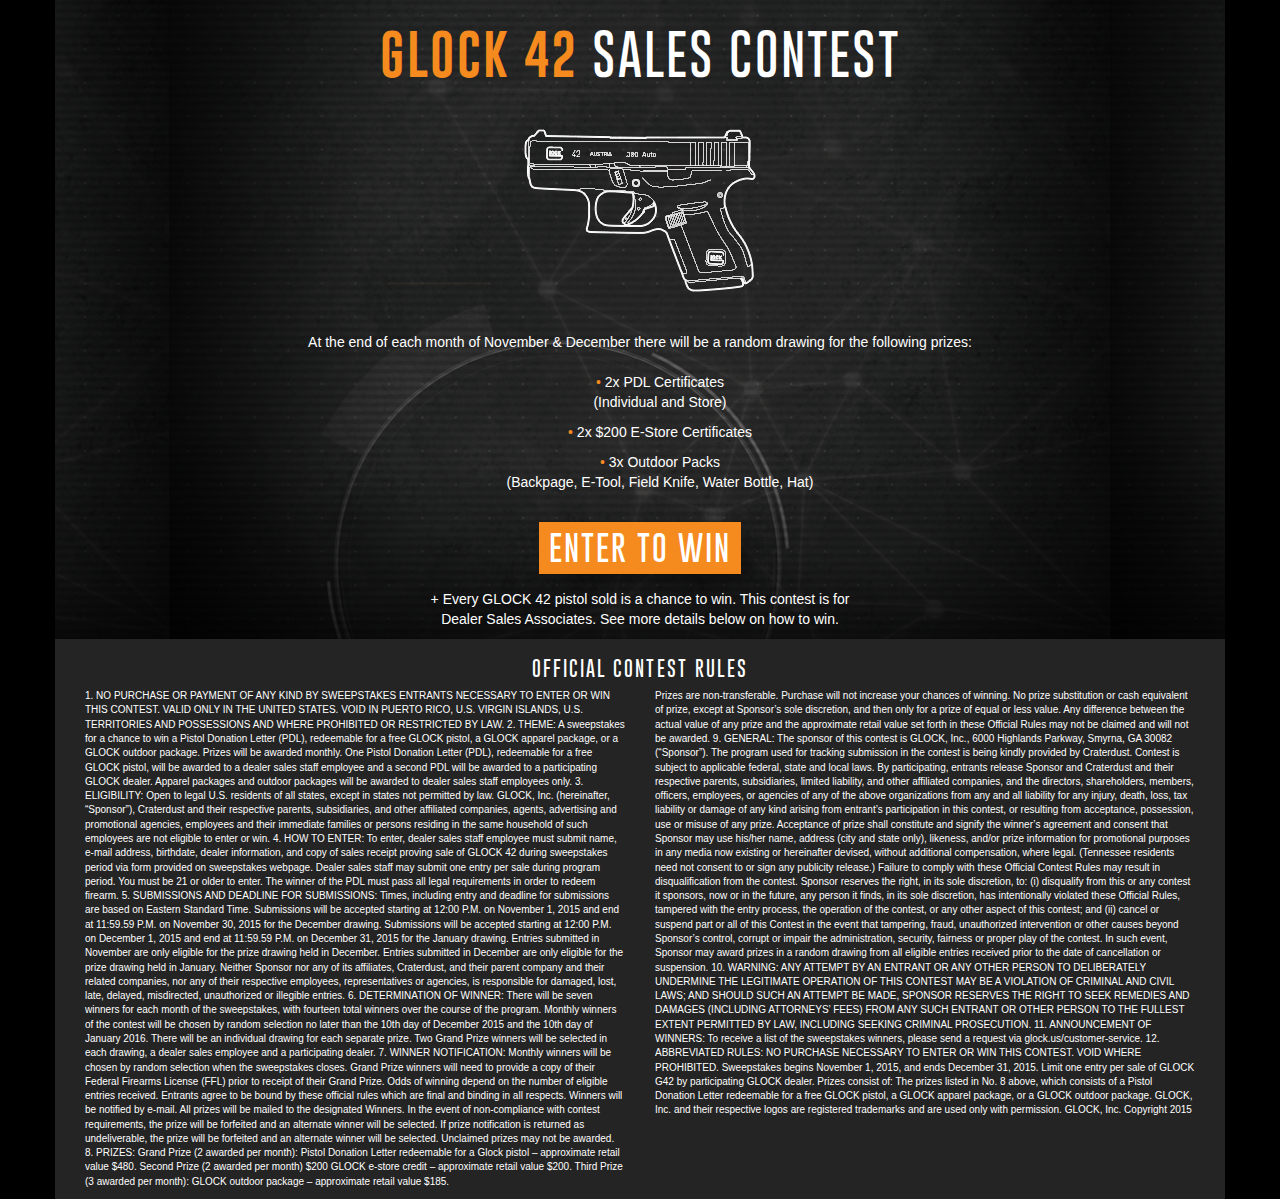
<file: index.html>
<html>

<head>
  <link rel="stylesheet" type="text/css" href="css/bootstrap.css">
  <link rel="stylesheet" type="text/css" href="css/style.css">
</head>

<body>
<div class="container contest-container">



    <!--header image-->
    <div class="col-xs-12">
      <p class="heading">GLOCK 42 <span class="heading-span">Sales Contest</span></p>
    </div>

    <!--G42 image-->
    <div class="row">
      <div class="col-xs-4"></div>
      <div class="col-xs-4">
        <img src="./img/g42.png" class="img-responsive g42" alt="G42" />
      </div>
      <div class="col-xs-4"></div>
    </div>

    <!--copy below header-->
    <div class="col-xs-10 col-xs-offset-1 text-center under-header">
      <p>At the end of each month of November &amp; December
        there will be a random drawing for the following prizes:</p>
      </p>
    </div>

    <!--prizes-list-->

    <div class="col-xs-12 center-block">
        <ul class="prizes-list">
          <li><span class="bullet">&bull;</span> 2x PDL Certificates<br>(Individual and Store)</li>
          <li><span class="bullet">&bull;</span> 2x $200 E-Store Certificates</li>
          <li><span class="bullet">&bull;</span> 3x Outdoor Packs<br>(Backpage, E-Tool, Field Knife, Water Bottle, Hat)</li>
        </ul>
    </div>

    <!--sales-form-->
        <div class="col-md-12 center-block text-center">
            <a href="enter.html"><button type="submit" class="btn btn-default submit">Enter To Win</button></a>
        </div>


<!--end G42 image-->
    <div class="col-xs-12">
      <p class="under-pistol">+ Every GLOCK 42 pistol sold is a chance to win. This contest is for<br> Dealer Sales Associates. See more details below on how to win.</p>
    </div>

  </div>
</div>

<!--LEGAL SECTION-->
<div class="container legal-container">
  <h1>Official Contest Rules</h1>
  <div class="col-sm-6">
    <p>1. NO PURCHASE OR PAYMENT OF ANY KIND BY SWEEPSTAKES ENTRANTS NECESSARY TO ENTER OR WIN THIS CONTEST. VALID ONLY IN THE UNITED STATES.  VOID IN PUERTO RICO, U.S. VIRGIN ISLANDS, U.S. TERRITORIES AND POSSESSIONS AND WHERE PROHIBITED OR RESTRICTED BY LAW.

2. THEME:
A sweepstakes for a chance to win a Pistol Donation Letter (PDL), redeemable for a free GLOCK pistol, a GLOCK apparel package, or a GLOCK outdoor package.  Prizes will be awarded monthly.  One Pistol Donation Letter (PDL), redeemable for a free GLOCK pistol, will be awarded to a dealer sales staff employee and a second PDL will be awarded to a participating GLOCK dealer.  Apparel packages and outdoor packages will be awarded to dealer sales staff employees only.

3. ELIGIBILITY:
Open to legal U.S. residents of all states, except in states not permitted by law.  GLOCK, Inc. (hereinafter, “Sponsor”),  Craterdust and their respective parents, subsidiaries, and other affiliated companies, agents, advertising and promotional agencies, employees and their immediate families or persons residing in the same household of such employees are not eligible to enter or win.

4. HOW TO ENTER:
To enter, dealer sales staff employee must submit name, e-mail address, birthdate, dealer information, and copy of sales receipt proving sale of GLOCK 42 during sweepstakes period via form provided on sweepstakes webpage.  Dealer sales staff may submit one entry per sale during program period.  You must be 21 or older to enter. The winner of the PDL must pass all legal requirements in order to redeem firearm.

5. SUBMISSIONS AND DEADLINE FOR SUBMISSIONS:
Times, including entry and deadline for submissions are based on Eastern Standard Time.  Submissions will be accepted starting at 12:00 P.M. on November 1, 2015 and end at 11:59.59 P.M. on November 30, 2015 for the December drawing.  Submissions will be accepted starting at 12:00 P.M. on December 1, 2015 and end at 11:59.59 P.M. on December 31, 2015 for the January drawing.  Entries submitted in November are only eligible for the prize drawing held in December.  Entries submitted in December are only eligible for the prize drawing held in January. Neither Sponsor nor any of its affiliates, Craterdust, and their parent company and their related companies, nor any of their respective employees, representatives or agencies, is responsible for damaged, lost, late, delayed, misdirected, unauthorized or illegible entries.

6. DETERMINATION OF WINNER:
There will be seven winners for each month of the sweepstakes, with fourteen total winners over the course of the program.  Monthly winners of the contest will be chosen by random selection no later than the 10th day of December 2015 and the 10th day of January 2016.  There will be an individual drawing for each separate prize. Two Grand Prize winners will be selected in each drawing, a dealer sales employee and a participating dealer.

7.  WINNER NOTIFICATION:
Monthly winners will be chosen by random selection when the sweepstakes closes.  Grand Prize winners will need to provide a copy of their Federal Firearms License (FFL) prior to receipt of their Grand Prize.  Odds of winning depend on the number of eligible entries received. Entrants agree to be bound by these official rules which are final and binding in all respects. Winners will be notified by e-mail.  All prizes will be mailed to the designated Winners.  In the event of non-compliance with contest requirements, the prize will be forfeited and an alternate winner will be selected.  If prize notification is returned as undeliverable, the prize will be forfeited and an alternate winner will be selected.  Unclaimed prizes may not be awarded.

8. PRIZES:
Grand Prize (2 awarded per month): Pistol Donation Letter redeemable for a Glock pistol – approximate retail value $480.  Second Prize (2 awarded per month) $200 GLOCK e-store credit – approximate retail value $200.  Third Prize (3 awarded per month): GLOCK outdoor package – approximate retail
value $185.</p>
  </div>
  <div class="col-sm-6">
    <p>Prizes are non-transferable. Purchase will not increase your chances of winning.  No prize substitution or cash equivalent of prize, except at Sponsor’s sole discretion, and then only for a prize of equal or less value.  Any difference between the actual value of any prize and the approximate retail value set forth in these Official Rules may not be claimed and will not be awarded.

9.   GENERAL:
The sponsor of this contest is GLOCK, Inc., 6000 Highlands Parkway, Smyrna, GA 30082 (“Sponsor”). The program used for tracking submission in the contest is being kindly provided by Craterdust.  Contest is subject to applicable federal, state and local laws. By participating, entrants release Sponsor and Craterdust and their respective parents, subsidiaries, limited liability, and other affiliated companies, and the directors, shareholders, members, officers, employees, or agencies of any of the above organizations from any and all liability for any injury, death, loss, tax liability or damage of any kind arising from entrant’s participation in this contest, or resulting from acceptance, possession, use or misuse of any prize. Acceptance of prize shall constitute and signify the winner’s agreement and consent that Sponsor may use his/her name, address (city and state only), likeness, and/or prize information for promotional purposes in any media now existing or hereinafter devised, without additional compensation, where legal. (Tennessee residents need not consent to or sign any publicity release.)  Failure to comply with these Official Contest Rules may result in disqualification from the contest.  Sponsor reserves the right, in its sole discretion, to: (i) disqualify from this or any contest it sponsors, now or in the future, any person it finds, in its sole discretion, has intentionally violated these Official Rules, tampered with the entry process, the operation of the contest, or any other aspect of this contest; and (ii) cancel or suspend part or all of this Contest in the event that tampering, fraud, unauthorized intervention or other causes beyond Sponsor’s control, corrupt or impair the administration, security, fairness or proper play of the contest.  In such event, Sponsor may award prizes in a random drawing from all eligible entries received prior to the date of cancellation or suspension.

10.   WARNING:
ANY ATTEMPT BY AN ENTRANT OR ANY OTHER PERSON TO DELIBERATELY UNDERMINE THE LEGITIMATE OPERATION OF THIS CONTEST MAY BE A VIOLATION OF CRIMINAL AND CIVIL LAWS; AND SHOULD SUCH AN ATTEMPT BE MADE, SPONSOR RESERVES THE RIGHT TO SEEK REMEDIES AND DAMAGES (INCLUDING ATTORNEYS’ FEES) FROM ANY SUCH ENTRANT OR OTHER PERSON TO THE FULLEST EXTENT PERMITTED BY LAW, INCLUDING SEEKING CRIMINAL PROSECUTION.

11. ANNOUNCEMENT OF WINNERS:
To receive a list of the sweepstakes winners, please send a request via glock.us/customer-service.

12. ABBREVIATED RULES:
NO PURCHASE NECESSARY TO ENTER OR WIN THIS CONTEST.  VOID WHERE PROHIBITED.  Sweepstakes begins November 1, 2015, and ends December 31, 2015.  Limit one entry per sale of GLOCK G42 by participating GLOCK dealer.  Prizes consist of: The prizes listed in No. 8 above, which consists of a Pistol Donation Letter redeemable for a free GLOCK pistol, a GLOCK apparel package, or a GLOCK outdoor package.

GLOCK, Inc. and their respective logos are registered trademarks and are used only with permission. GLOCK, Inc. Copyright 2015
    </p>

  </div>

</div>
</body>
</html>
</file>
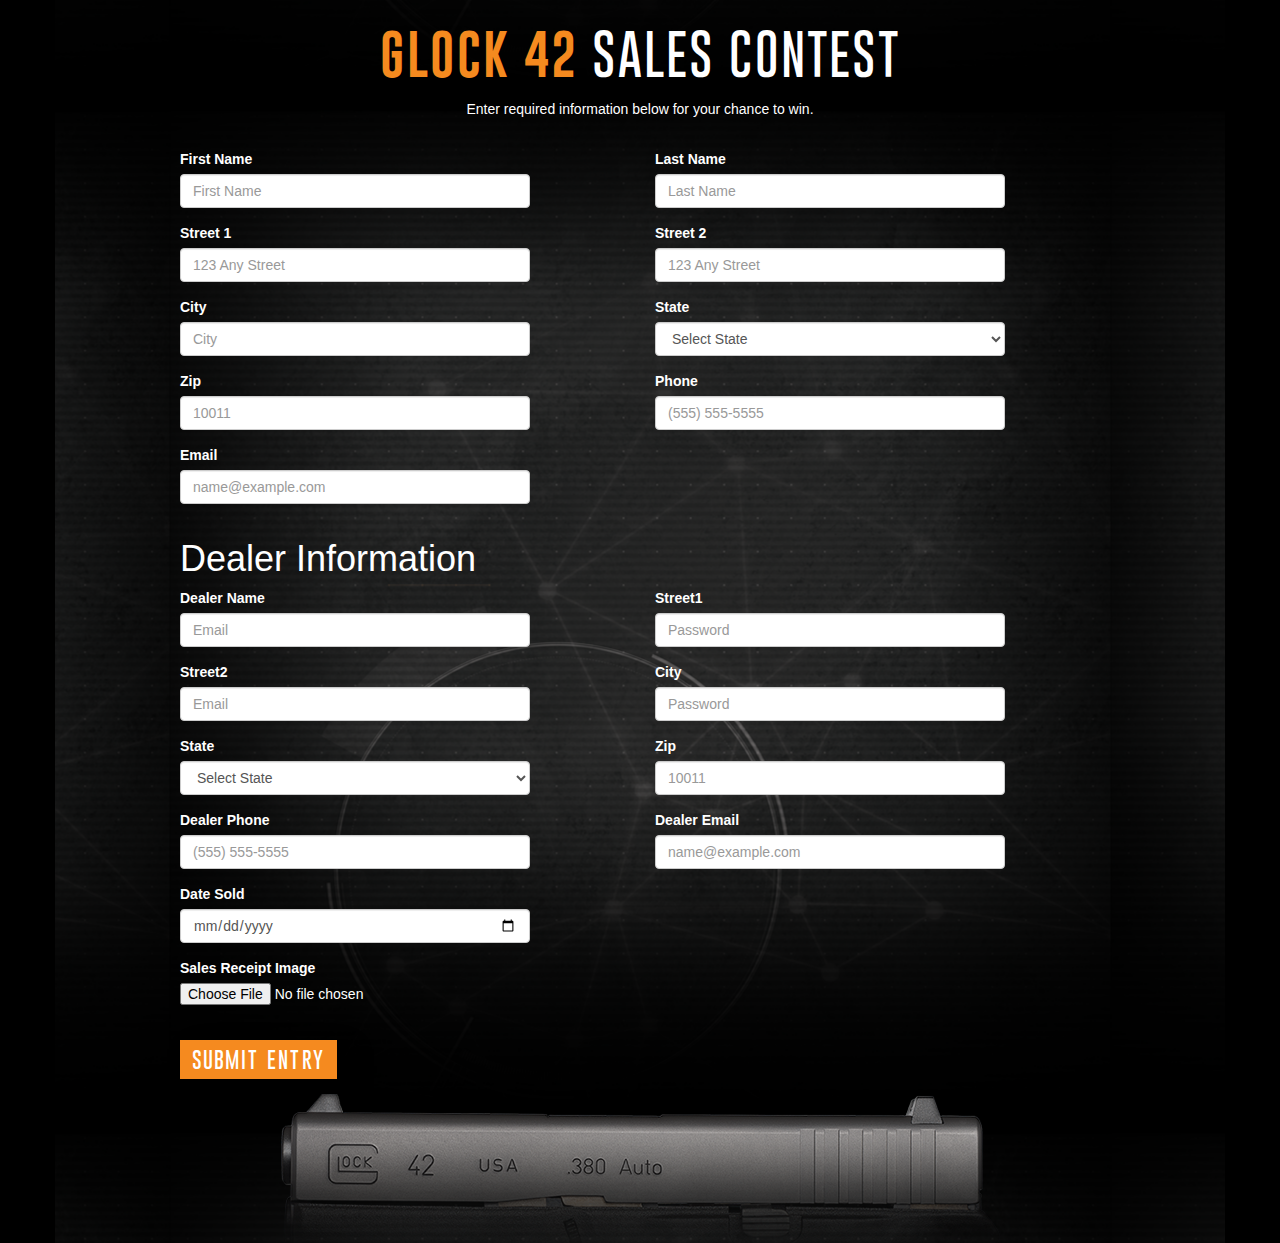
<file: enter.html>
<html>

<head>
  <link rel="stylesheet" type="text/css" href="css/bootstrap.css">
  <link rel="stylesheet" type="text/css" href="css/style.css">
</head>

<body>
  <div class="container contest-container">

    <div class="col-xs-12">
      <p class="heading">GLOCK 42 <span class="heading-span">Sales Contest</span></p>
    </div>
    <div class="col-xs-12">
      <p class="sub-heading">Enter required information below for your chance to win.</p>
    </div>

    <!--sales-form-->
    <form class="entryform">
        <div class="col-sm-4 col-sm-offset-1 form-group">
            <label for="">First Name</label>
            <input type="text" class="form-control" id="inputfName" placeholder="First Name" required="required">
        </div>
        <div class="col-sm-4 col-sm-offset-1 form-group">
            <label for="">Last Name</label>
            <input type="text" class="form-control" id="inputlName" placeholder="Last Name" required="required">
        </div>
        <div class="col-sm-4 col-sm-offset-1 form-group">
            <label for="">Street 1</label>
            <input type="text" class="form-control" id="inputStreet" placeholder="123 Any Street" required="required">
        </div>
        <div class="col-sm-4 col-sm-offset-1 form-group">
            <label for="">Street 2</label>
            <input type="text" class="form-control" id="inputStreet2" placeholder="123 Any Street">
        </div>
        <div class="col-sm-4 col-sm-offset-1 form-group">
            <label for="">City</label>
            <input type="text" class="form-control" id="inputCity" placeholder="City" required="required">
        </div>
        <div class="col-sm-4 col-sm-offset-1 form-group">
            <label for="">State</label>
            <select class="form-control" required="required">
              <option value="" disabled selected>Select State</option>
              <option value="AL">AL - Alabama</option>
              <option value="AK">AK - Alaska</option>
              <option value="AZ">AZ - Arizona</option>
              <option value="AR">AR - Arkansas</option>
              <option value="CA">CA - California</option>
              <option value="CO">CO - Colorado</option>
              <option value="CT">CT - Connecticut</option>
              <option value="DE">DE - Deleware</option>
              <option value="FL">FL - Florida</option>
              <option value="GA">GA - Georgia</option>
              <option value="HI">HI - Hawaii</option>
              <option value="ID">ID - Idaho</option>
              <option value="IL">IL - Illinois</option>
              <option value="IN">IN - Indiana</option>
              <option value="IA">IA - Iowa</option>
              <option value="KS">KS - Kansas</option>
              <option value="KY">KY - Kentucky</option>
              <option value="LA">LA - Louisiana</option>
              <option value="ME">ME - Maine</option>
              <option value="MD">MD - Maryland</option>
              <option value="MA">MA - Massachusetts</option>
              <option value="MI">MI - Michigan</option>
              <option value="MN">MN - Minnesota</option>
              <option value="MS">MS - Mississippi</option>
              <option value="MO">MO - Missouri</option>
              <option value="MT">MT - Montana</option>
              <option value="NE">NE - Nebraska</option>
              <option value="NV">NV - Nevada</option>
              <option value="NH">NH - New Hampshire</option>
              <option value="NJ">NJ - New Jersey</option>
              <option value="NM">NM - New Mexico</option>
              <option value="NY">NY - New York</option>
              <option value="NC">NC - North Carolina</option>
              <option value="ND">ND - North Dakota</option>
              <option value="OH">OH - Ohio</option>
              <option value="OK">OK - Oklahoma</option>
              <option value="OR">OR - Oregon</option>
              <option value="PA">PA - Pennsylvania</option>
              <option value="RI">RI - Rhode Island</option>
              <option value="SC">SC - South Carolina</option>
              <option value="SD">SD - South Dakota</option>
              <option value="TN">TN - Tennessee</option>
              <option value="TX">TX - Texas</option>
              <option value="UT">UT - Utah</option>
              <option value="VT">VT - Vermont</option>
              <option value="VA">VA - Virginia</option>
              <option value="WA">WA - Washington</option>
              <option value="WV">WV - West Virginia</option>
              <option value="WI">WI - Wisconsin</option>
              <option value="WI">WY - Wyoming</option>
            </select>
        </div>

        <div class="col-sm-4 col-sm-offset-1 form-group">
            <label for="">Zip</label>
            <input type="number" class="form-control" id="inputEmail" placeholder="10011" required="required">
        </div>
        <div class="col-sm-4 col-sm-offset-1 form-group">
            <label for="">Phone</label>
            <input type="text" class="form-control" id="inputPhone" placeholder="(555) 555-5555" required="required">
        </div>
        <div class="col-sm-4 col-sm-offset-1 form-group">
            <label for="">Email</label>
            <input type="email" class="form-control" id="inputEmail" placeholder="name@example.com" required="required">
        </div>

<!---DEALER INFO--->

        <h1 class="col-sm-9 col-sm-offset-1">Dealer Information</h1>

        <div class="col-sm-4 col-sm-offset-1 form-group">
            <label for="">Dealer Name</label>
            <input type="text" class="form-control" id="inputEmail" placeholder="Email" required="required">
        </div>

        <div class="col-sm-4 col-sm-offset-1 form-group">
            <label for="">Street1</label>
            <input type="text" class="form-control" id="inputPassword" placeholder="Password" required="required">
        </div>

        <div class="col-sm-4 col-sm-offset-1 form-group">
            <label for="">Street2</label>
            <input type="text" class="form-control" id="inputEmail" placeholder="Email" required="required">
        </div>

        <div class="col-sm-4 col-sm-offset-1 form-group">
            <label for="">City</label>
            <input type="text" class="form-control" id="inputPassword" placeholder="Password" required="required">
        </div>

        <div class="col-sm-4 col-sm-offset-1 form-group">
            <label for="">State</label>
            <select class="form-control" required="required">
              <option value="" disabled selected>Select State</option>
              <option value="AL">AL - Alabama</option>
              <option value="AK">AK - Alaska</option>
              <option value="AZ">AZ - Arizona</option>
              <option value="AR">AR - Arkansas</option>
              <option value="CA">CA - California</option>
              <option value="CO">CO - Colorado</option>
              <option value="CT">CT - Connecticut</option>
              <option value="DE">DE - Deleware</option>
              <option value="FL">FL - Florida</option>
              <option value="GA">GA - Georgia</option>
              <option value="HI">HI - Hawaii</option>
              <option value="ID">ID - Idaho</option>
              <option value="IL">IL - Illinois</option>
              <option value="IN">IN - Indiana</option>
              <option value="IA">IA - Iowa</option>
              <option value="KS">KS - Kansas</option>
              <option value="KY">KY - Kentucky</option>
              <option value="LA">LA - Louisiana</option>
              <option value="ME">ME - Maine</option>
              <option value="MD">MD - Maryland</option>
              <option value="MA">MA - Massachusetts</option>
              <option value="MI">MI - Michigan</option>
              <option value="MN">MN - Minnesota</option>
              <option value="MS">MS - Mississippi</option>
              <option value="MO">MO - Missouri</option>
              <option value="MT">MT - Montana</option>
              <option value="NE">NE - Nebraska</option>
              <option value="NV">NV - Nevada</option>
              <option value="NH">NH - New Hampshire</option>
              <option value="NJ">NJ - New Jersey</option>
              <option value="NM">NM - New Mexico</option>
              <option value="NY">NY - New York</option>
              <option value="NC">NC - North Carolina</option>
              <option value="ND">ND - North Dakota</option>
              <option value="OH">OH - Ohio</option>
              <option value="OK">OK - Oklahoma</option>
              <option value="OR">OR - Oregon</option>
              <option value="PA">PA - Pennsylvania</option>
              <option value="RI">RI - Rhode Island</option>
              <option value="SC">SC - South Carolina</option>
              <option value="SD">SD - South Dakota</option>
              <option value="TN">TN - Tennessee</option>
              <option value="TX">TX - Texas</option>
              <option value="UT">UT - Utah</option>
              <option value="VT">VT - Vermont</option>
              <option value="VA">VA - Virginia</option>
              <option value="WA">WA - Washington</option>
              <option value="WV">WV - West Virginia</option>
              <option value="WI">WI - Wisconsin</option>
              <option value="WI">WY - Wyoming</option>
            </select>
        </div>

        <div class="col-sm-4 col-sm-offset-1 form-group">
            <label for="">Zip</label>
            <input type="number" class="form-control" id="inputDealerZip" placeholder="10011" required="required">
        </div>

        <div class="col-sm-4 col-sm-offset-1 form-group">
            <label for="">Dealer Phone</label>
            <input type="text" class="form-control" id="inputDealerPhone" placeholder="(555) 555-5555" required="required">
        </div>

        <div class="col-sm-4 col-sm-offset-1 form-group">
            <label for="">Dealer Email</label>
            <input type="email" class="form-control" id="inputDealerEmail" placeholder="name@example.com" required="required">
        </div>

        <div class="col-sm-4 col-sm-offset-1 form-group">
            <label for="">Date Sold</label>
            <input type="date" class="form-control" id="inputDateSold" placeholder="mm/dd/yy" required="required">
        </div>

        <div class="col-sm-9 col-sm-offset-1 form-group">
          <label for="">Sales Receipt Image</label>
          <input type="file" required="required">
        </div>

        <div class="col-sm-4 col-sm-offset-1 form-group">
            <button type="submit" class="btn btn-primary submit2">Submit Entry</button>
        </div>
    </form>

    <div class="footer navbar-bottom 42profile">
      <img class="img-responsive center-block" src="./img/g42-profile.png" />
    </div>

  </div>


</body>
</html>
</file>
<file: css/style.css>
@font-face {
    font-family: gobold;
    src: url(../fonts/goboldUplow.woff);
}

@font-face {
    font-family: gobold-thin;
    src: url(../fonts/goboldThin.woff);
}

body{
  background: #000;
}

input{
  border-radius: 0;
}

form{
  color: #fff;
}

.contest-container{
  background-color: #000;
  background-image: url(../img/container-bg.png);
  background-position: center;
  margin: 0 auto;
}

.heading{
  font-family: gobold;
  text-align: center;
  padding-top: 20px;
  color: #f58a1f;
  text-transform: uppercase;
  font-size: 48px;
  letter-spacing: 2px;
}

.heading-span{
  font-family: gobold-thin;
  color: #fff;
}

.sub-heading{
  color: #fff;
  text-align: center;
  margin-bottom: 30px;
}

.under-header{
  text-align: center;
  margin-top: 40px;
  color: #fff;
}

.prizes-list{
  color: #fff;
  list-style-type: none;
  text-align: center;
}

.prizes-list li{
  margin:10px;
}

.bullet{
  color: #f58a1f;
}

.sales-form{
  color: #fff;
  margin-top: 20px;
}

.upload-btn{
  background-color: #707070;
  color: #fff;
  text-transform: uppercase;
  border: none;
  letter-spacing: 1px;
  border-radius: 15px;
  padding-left: 20px;
  padding-right: 20px;
}

.btn-centered{
  margin: 0 auto;
  float: none;
}

.submit{
  font-family: gobold-thin;
  background-color: #f58a1f;
  font-size: 30px;
  letter-spacing: 2px;
  color: #fff;
  text-transform: uppercase;
  border: none;
  margin-top: 20px;
  margin-left: 0px;
  border-radius: 0;
  padding-left: 10px;
  padding-right: 10px;
  padding-top: 5px;
  padding-bottom: 5px;
  -webkit-box-shadow: 12px 10px 31px -9px rgba(0,0,0,0.75);
  -moz-box-shadow: 12px 10px 31px -9px rgba(0,0,0,0.75);
  box-shadow: 12px 10px 31px -9px rgba(0,0,0,0.75);
  -webkit-transition: color .2s ease;
  -moz-transition: color .2s ease;
  transition: color .2s ease;
}

.submit:hover{
  background-color: #fff;
  color: #f58a1f;
}

.submit2{
  font-family: gobold-thin;
  background-color: #f58a1f;
  font-size: 20px;
  letter-spacing: 2px;
  color: #fff;
  text-transform: uppercase;
  border: none;
  margin-top: 20px;
  margin-left: 0px;
  border-radius: 0;
  padding-top: 5px;
  padding-bottom: 5px;
  -webkit-box-shadow: 12px 10px 31px -9px rgba(0,0,0,0.75);
  -moz-box-shadow: 12px 10px 31px -9px rgba(0,0,0,0.75);
  box-shadow: 12px 10px 31px -9px rgba(0,0,0,0.75);
  -webkit-transition: color .2s ease;
  -moz-transition: color .2s ease;
  transition: color .2s ease;
}

.submit2:hover{
  background-color: #fff;
  color: #f58a1f;
}

.g42{
  margin: 0 auto;
  padding-top: 30px;
}

.under-pistol{
  text-align: center;
  color: #fff;
  margin-top: 15px;
}

.legal-container{
  background-color: #242424;
  color: #fff;
}

.legal-container h1{
  font-family: gobold-thin;
  text-align: center;
  font-size: 18px;
  text-transform: uppercase;
  letter-spacing: 2px;
}

.legal-container p{
  font-size: 10px;
}

.entryform{
  margin-bottom: 100px;
}

.42profile{
  margin-top: 50px;
  bottom: 0;
}
</file>
